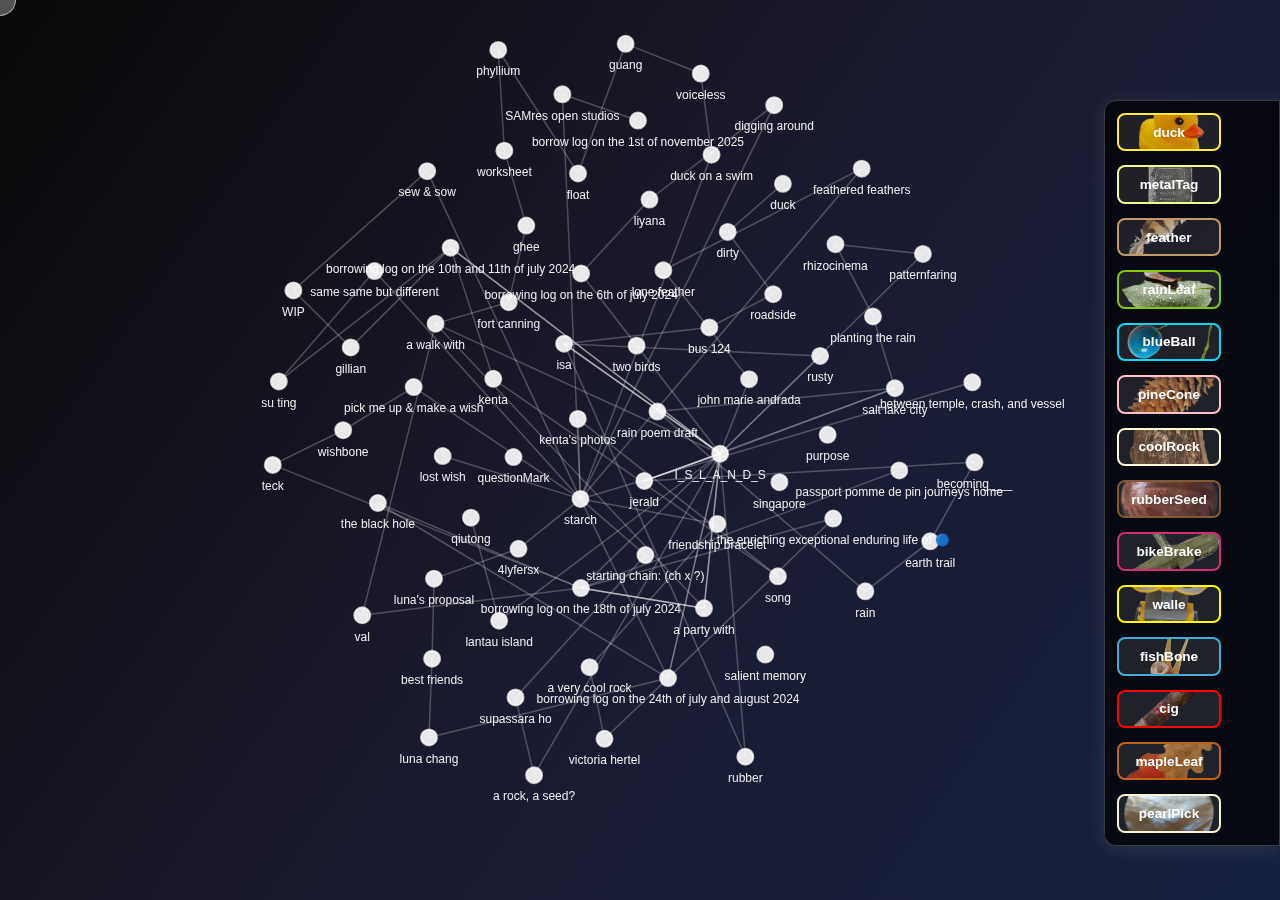
<file: foundlibrary2.0/index.html>
<!DOCTYPE html>
<html lang="en">
<head>
  <meta charset="UTF-8">
  <title>found library</title>
  <style>
    body {
      margin: 0;
      font-family: 'Arial', sans-serif;
      overflow: hidden;
      background: linear-gradient(135deg, #0a0a0a 0%, #1a1a2e 50%, #16213e 100%);
      cursor: none;
    }
    .custom-cursor {
      position: fixed;
      width: 30px;
      height: 30px;
      background: rgba(255, 255, 255, 0.3);
      border: 1px solid rgba(255, 255, 255, 0.5);
      border-radius: 50%;
      pointer-events: none;
      z-index: 9999;
      transform: translate(-50%, -50%);
    }
    #network-canvas {
      position: absolute;
      top: 0; left: 0; right: 0; bottom: 0;
      width: 100vw; height: 100vh;
      z-index: 1;
    }
    .object-menu {
      position: fixed;
      top: 100px;
      right: 0;
      width: 150px;
      display: flex;
      flex-direction: column;
      gap: 14px;
      z-index: 2;
      padding: 12px;
      background: rgba(0, 0, 0, 0.7);
      border-radius: 12px 0 0 12px;
      box-shadow: 0 2px 18px rgba(255, 255, 255, 0.1);
      max-height: 80vh;
      overflow-y: auto;
      border: 1px solid rgba(255, 255, 255, 0.2);
    }
    .object-square {
      width: 90px;
      height: 65px;
      background: rgba(255, 255, 255, 0.1);
      border: 2px solid rgba(255, 255, 255, 0.3);
      border-radius: 8px;
      display: flex;
      align-items: center;
      justify-content: center;
      cursor: none;
      transition: all 0.3s ease;
      font-weight: 600;
      font-size: 0.85rem;
      text-align: center;
      padding: 5px;
      color: #fff;
      background-size: cover;
      background-position: center;
    }
    .object-square.active {
      border-color: #fff;
      box-shadow: 0 0 26px 6px rgba(255, 255, 255, 0.4);
    }
    .modal {
      display: none;
      position: fixed; z-index: 10;
      left: 0; top: 0; width: 100%; height: 100%;
      overflow: auto; 
      background-color: rgba(0, 0, 0, 0.8);
    }
    .modal-content {
      background: linear-gradient(135deg, #1a1a2e 0%, #16213e 100%);
      margin: 10% auto;
      padding: 30px;
      border-radius: 15px;
      width: 500px;
      max-width: 90vw;
      position: relative;
      box-shadow: 0px 8px 48px rgba(255, 255, 255, 0.2);
      border: 1px solid rgba(255, 255, 255, 0.3);
      color: #fff;
      word-wrap: break-word;
    }
    .close {
      color: #fff;
      position: absolute;
      right: 18px; top: 12px;
      font-size: 34px;
      font-weight: bold;
      cursor: none;
      opacity: 0.7;
      transition: opacity 0.3s;
    }
    .close:hover {
      opacity: 1;
    }
    @media (max-width:500px) {
      .modal-content { width:90vw; }
      .object-menu { width: 65vw; max-height: 40vh; }
      .object-square { width:45vw; }
    }
    .google-weather-place {
    width: calc(655px/2); height: calc(450px/2);
}
.google-weather-crop {
    width: calc(655px/2); height: calc(450px/2);
    overflow: hidden;
    transition: 0.3s;
    position: absolute;
}
.google-weather-crop:hover {
    width: 655px; height: 450px;
}
.google-weather {
    position: relative;
    left: -180px; top: -180px;
    width: 2560px; height: 5120px;
    transform: scale(0.5);
    transform-origin: 180px 180px;
    transition: 0.3s;
    position: absolute;
}
.google-weather:hover {
    transform: scale(1);
    z-index: 1000;
}
  </style>
</head>
<body>
  <div class="custom-cursor" id="cursor"></div>
  <canvas id="network-canvas"></canvas>
  <div id="modal" class="modal">
    <div class="modal-content">
      <span class="close" id="close-modal">&times;</span>
      <h2 id="modal-title"></h2>
      <div id="modal-body"></div>
    </div>
  </div>
  <div class="object-menu"></div>
  <script>
    // Cursor smooth movement
    const cursor = document.getElementById('cursor');
    let mouseX = 0, mouseY = 0, cursorX = 0, cursorY = 0;
    document.addEventListener('mousemove', e => {
      mouseX = e.clientX;
      mouseY = e.clientY;
    });
    function lerp(start, end, t) { return start + (end - start) * t; }
    function animateCursor() {
      cursorX = lerp(cursorX, mouseX, 0.2);
      cursorY = lerp(cursorY, mouseY, 0.2);
      cursor.style.left = cursorX + 'px';
      cursor.style.top = cursorY + 'px';
      requestAnimationFrame(animateCursor);
    }
    animateCursor();

    // Data
    const BG_IMAGE_SIZE = 600;
    const objects = [
      { name: "duck", contains: ["duck", "dirty", "roadside", "bus 124", "isa", "islands", "a walk with", "fort canning", "ghee", "ghee's walk with worksheet", "phyllium", "float", "guang", "voiceless", "duck on a swim", "starch"], 
      color: "#ffeb3b", 
      iconImage: "images/rubberduck.png", 
      bgImage: "images/rubberduck.png" 
    },

      { name: "metalTag", contains: ["isa", "rusty", "islands", "borrowing log on the 6th of july 2024", "liyana", "digging around", "starch"],
        color: "#F1FA91",
        iconImage: "images/metaltagfront.png",
        bgImage: "images/metaltagfront.png"
      },

      { name: "feather", contains: ["jerald", "salt lake city", "islands", "john marie", "lone feather", "feathered feathers", "john marie artwork", "starch"],
        color: "#C19A6B",
        iconImage: "images/feather.png",
        bgImage: "images/feather.png"
      },

      { name: "rainLeaf", contains: ["jerald", "becoming", "earth trail", "rain", "rain poem draft", "salt lake city", "planting the rain", "rhizocinema", "patternfaring", "islands"], 
      color: "#80c904", 
      iconImage: "images/rainleaf.png", 
      bgImage: "images/rainleaf.png" 
    },

      { name: "blueBall", contains: ["isa", "islands", "a party with", "borrowing log on the 18th of july 2024",  "min's zine", "borrowing log on the 24th of july and august 2024", "starch", "between temple, crash, and vessel"],
       color: "#04D9FF", 
       iconImage: "images/blueball.png", 
       bgImage: "images/blueball2.png" 
      },

      { name: "pineCone", contains: ["jerald", "islands", "a party with", "borrowing log on the 18th of july 2024", "cristina's zine"],
       color: "#FFC0CB", 
       iconImage: "images/pinecone.png", 
       bgImage: "images/pinecone.png" 
      },

      { name: "coolRock", contains: ["jerald", "islands", "borrowing log on the 24th of july and august 2024", "victoria hertel", "a very cool rock", "victoria's artwork",  "starch"],
        color: "#FCF9D9",
        iconImage: "images/averycoolrock.png",
        bgImage: "images/averycoolrock.png"
      },

      { name: "rubberSeed", contains: ["isa", "rubber", "islands", "supa borrow request", "supassara ho", "supa's seed", "starch"],
        color: "#815b37",
        iconImage: "images/rubberseed.png",
        bgImage: "images/rubberseed.png"
      },

      { name: "bikeBrake", contains: ["jerald", "islands", "borrowing log on the 24th of july and august 2024", "luna chang", "best friends", "luna's proposal", "luna's artwork", "starch"],
        color: "#D12E75",
        iconImage: "images/bikebrake.png",
        bgImage: "images/bikebrake.png"
      },

      { name: "walle", contains: ["jerald", "islands", "a party with", "borrowing log on the 18th of july 2024", "l's zine", "borrowing log on the 24th of july and august 2024"], 
      color: "#FFFF00", 
      iconImage: "images/walle.png", 
      bgImage: "images/walle.png" },

      { name: "fishBone", contains: ["qiutong", "lantau island", "islands", "borrowing log on the 18th of july 2024", "val", "a walk with", "a party with", "borrowing log on the 18th of july 2024", "teck", "wishbone", "teck's artwork", "lost wish", "starch"], 
      color: "#41add6", 
      iconImage: "images/pipefishbone.png", 
      bgImage: "images/wishfishbone.png" },

      { name: "cig", contains: ["isa", "islands", "borrowing log on the 10th and 11th of july 2024", "su ting", "su ting's artwork", "starch"],
       color: "#FF0000", 
       iconImage: "images/cig.png", 
       bgImage: "images/cig.png" },

      { name: "mapleLeaf", contains: ["jerald", "islands", "borrowing log on the 10th and 11th of july 2024", "gillian", "gillianWIP", "gillian", "gillians artwork", "starch"],
       color: "#C46316", 
       iconImage: "images/mapleLeaf.png", 
       bgImage: "images/mapleLeaf.png" },

      { name: "pearlPick", contains: ["isa", "islands", "borrowing log on the 10th and 11th of july 2024", "kenta", "whatIsYourUse", "excelsiorPlaza", "aPICKYroadCompanion", "starch", "SAMres open studios", "borrow log on the 1st of november 2025"],
       color: "#F6F1D5", 
       iconImage: "images/pearlPick.png", 
       bgImage: "images/pearlPick.png" }


    ];
    const nodes = [
      { id: "duck", label: "duck", category: "visual" },
      { id: "dirty", label: "dirty", category: "concept" },
      { id: "roadside", label: "roadside", category: "place" },
      { id: "bus 124", label: "bus 124", category: "concept" },
      { id: "isa", label: "isa", category: "person" },
      { id: "a walk with", label: "a walk with", category: "event" },
      { id: "fort canning", label: "fort canning", category: "place" },
      { id: "ghee", label: "ghee", category: "person" },
      { id: "ghee's walk with worksheet", label: "worksheet", category: "visual" },
      { id: "phyllium", label: "phyllium", category: "person" },
      { id: "float", label: "float", category: "visual" },
      { id: "guang", label: "guang", category: "person" },
      { id: "voiceless", label: "voiceless", category: "concept" },
      { id: "duck on a swim", label: "duck on a swim", category: "visual" },
      { id: "questionMark", label: "questionMark", category: "concept" },
      { id: "singapore", label: "singapore", category: "place" },
      { id: "rusty", label: "rusty", category: "concept" },
      { id: "liyana", label: "liyana", category: "person" },
      { id: "digging around", label: "digging around", category: "visual" },
      { id: "jerald", label: "jerald", category: "person" },
      { id: "becoming", label: "becoming ___", category: "concept" },
      { id: "earth trail", label: "earth trail", category: "place" },
      { id: "rain", label: "rain", category: "concept" },
      { id: "rain poem draft", label: "rain poem draft", category: "visual" },
      { id: "salt lake city", label: "salt lake city", category: "place" },
      { id: "planting the rain", label: "planting the rain", category: "artwork" },
      { id: "rhizocinema", label: "rhizocinema", category: "concept" },
      { id: "patternfaring", label: "patternfaring", category: "concept" },
      { id: "qiutong", label: "qiutong", category: "person" },
      { id: "lantau island", label: "lantau island", category: "place" },
      { id: "val", label: "val", category: "person" },
      { id: "teck", label: "teck", category: "person" },
      { id: "wishbone", label: "wishbone", category: "visual" },
      { id: "teck's artwork", label: "pick me up & make a wish", category: "artwork" },
      { id: "a party with", label: "a party with", category: "event" },
      { id: "victoria hertel", label: "victoria hertel", category: "person"},
      { id: "luna chang", label: "luna chang", category: "person"},
      { id: "borrowing log on the 6th of july 2024", label: "borrowing log on the 6th of july 2024", category: "document"},
      { id: "borrowing log on the 18th of july 2024", label: "borrowing log on the 18th of july 2024", category: "document"},
      { id: "borrowing log on the 24th of july and august 2024", label: "borrowing log on the 24th of july and august 2024", category: "document"},
      { id: "borrowing log on the 10th and 11th of july 2024", label: "borrowing log on the 10th and 11th of july 2024", category: "document"},
      { id: "best friends", label: "best friends", category: "concept"},
      { id: "salient memory", label: "salient memory", category: "concept"},
      { id: "two birds", label: "two birds", category: "visual"},
      { id: "luna's proposal", label: "luna's proposal", category: "visual"},
      { id: "min's zine", label: "the enriching exceptional enduring life of 🔵", category: "document"},
      { id: "cristina's zine", label: "passport pomme de pin journeys home", category: "document"},
      { id: "victoria's artwork", label: "friendship bracelet", category: "visual"},
      { id: "luna's artwork", label: "4lyfersx", category: "visual"},
      { id: "l's zine", label: "the black hole", category: "document"},
      { id: "between temple, crash, and vessel", label: "between temple, crash, and vessel", category: "visual"},    
      { id: "supa's seed", label: "starting chain: (ch x ?)", category: "visual"},
      { id: "rubber", label: "rubber", category: "concept"}, 
      { id: "supa borrow request", label: "a rock, a seed?", category: "visual"}, 
      { id: "supassara ho", label: "supassara ho", category: "person"},
      { id: "john marie", label: "john marie andrada", category: "person"},
      { id: "john marie artwork", label: "feathered feathers", category: "artwork"},
      { id: "lone feather", label: "lone feather", category: "concept"},
      { id: "lost wish", label: "lost wish", category: "concept"},
      { id: "purpose", label: "purpose", category: "concept"},
      { id: "a very cool rock", label: "a very cool rock", category: "visual"},
      { id: "gillian", label: "gillian", category: "person"},
      { id: "gillianWIP", label: "WIP", category: "visual"},
      { id: "gillians artwork", label: "sew & sow", category: "artwork"},
      { id: "starch", label: "starch", category: "place"},
      { id: "islands", label: "I_S_L_A_N_D_S", category: "place"},
      { id: "su ting", label: "su ting", category: "person"},
      { id: "su ting's artwork", label: "same same but different", category: "artwork"},
      { id: "kenta", label: "kenta", category: "person"},
      { id: "kenta song", label: "song", category: "artwork"},
      { id: "kenta photos", label: "kenta's photos", category: "artwork"},
      { id: "SAMres open studios", label: "SAMres open studios", category: "event"},
      { id: "borrow log on the 1st of november 2025", label: "borrow log on the 1st of november 2025", category: "document"}
    ];
    const links = [
    //duck
    {from:"duck",to:"dirty"},{from:"dirty",to:"roadside"},{from:"roadside",to:"bus 124"},{from:"bus 124",to:"isa"},{from:"isa",to: "islands"}, {from: "islands", to:"a walk with"},{from:"a walk with",to:"fort canning"},{from:"fort canning",to:"ghee"},{from:"ghee",to:"ghee's walk with worksheet"},{from:"ghee's walk with worksheet",to:"phyllium"},{from:"phyllium",to:"float"},{from:"float",to:"guang"},{from:"guang",to:"voiceless"},{from:"voiceless",to:"duck on a swim"},{from:"duck on a swim",to:"starch"},
    //metalTag
    {from:"isa",to:"rusty"},{from:"rusty", to: "islands"}, {from: "islands", to:"borrowing log on the 6th of july 2024"},{from:"borrowing log on the 6th of july 2024",to:"liyana"},{from:"liyana",to:"digging around"},{from:"digging around",to:"starch"},
    //feather
    {from:"jerald", to:"salt lake city"}, {from:"salt lake city", to:"islands"}, {from: "islands", to:"john marie"}, {from: "john marie", to:"lone feather"}, {from: "lone feather", to:"john marie artwork"}, {from: "john marie artwork", to: "starch"},
    //rainLeaf
    {from:"jerald",to:"becoming"},{from:"becoming",to:"earth trail"},{from:"earth trail",to:"rain"},{from:"rain",to:"rain poem draft"},{from:"rain poem draft",to:"salt lake city"},{from:"salt lake city",to:"planting the rain"},{from:"planting the rain",to:"rhizocinema"},{from:"rhizocinema",to:"patternfaring"}, {from: "patternfaring", to:"islands"},
    //blueBall
    {from: "isa", to: "islands"}, {from: "islands", to: "a party with"}, {from: "a party with", to: "borrowing log on the 18th of july 2024"}, {from: "borrowing log on the 18th of july 2024", to: "min's zine"}, {from: "min's zine", to: "borrowing log on the 24th of july and august 2024"}, {from: "borrowing log on the 24th of july and august 2024", to: "starch"}, {from: "starch", to: "between temple, crash, and vessel"},
    //pineCone
    {from: "jerald", to:"islands"}, {from: "islands", to:"a party with"}, {from: "a party with", to:"borrowing log on the 18th of july 2024"}, {from: "borrowing log on the 18th of july 2024", to: "cristina's zine"}, 
    //coolRock
    {from: "jerald", to: "islands"}, {from: "islands", to: "borrowing log on the 24th of july and august 2024"}, {from: "borrowing log on the 24th of july and august 2024", to: "victoria hertel"}, {from: "victoria hertel", to: "a very cool rock"}, {from: "a very cool rock", to: "victoria's artwork"}, {from: "victoria's artwork", to:"starch"},  
    //rubberSeed
    {from: "isa", to: "rubber"}, {from: "rubber", to: "islands"}, {from: "islands", to:"supa borrow request"}, {from: "supa borrow request", to: "supassara ho"}, {from: "supassara ho", to:"supa's seed"}, {from: "supa's seed", to: "starch"}, 
    //bikeBrake
    {from: "jerald", to: "islands"}, {from: "islands", to: "borrowing log on the 24th of july and august 2024"}, {from: "borrowing log on the 24th of july and august 2024", to: "luna chang"}, {from: "luna chang", to: "best friends"}, {from: "best friends", to: "luna's proposal"}, {from: "luna's proposal", to: "luna's artwork"}, {from: "luna's artwork", to: "starch"},
    //walle
    {from: "jerald", to: "islands"}, {from: "islands", to: "a party with"}, {from: "a party with", to: "borrowing log on the 18th of july 2024"}, {from: "borrowing log on the 18th of july 2024", to: "l's zine"}, {from: "l's zine", to: "borrowing log on the 24th of july and august 2024"},
    //fishBone
    {from:"qiutong",to:"lantau island"},{from:"lantau island",to: "islands"}, {from: "islands", to: "borrowing log on the 18th of july 2024"}, {from: "borrowing log on the 18th of july 2024", to: "val"}, {from:"val",to:"a walk with"},{from:"a walk with",to: "a party with"}, {from: "a party with", to: "borrowing log on the 18th of july 2024"}, {from: "borrowing log on the 18th of july 2024", to: "teck"}, {from:"teck",to:"wishbone"},{from:"wishbone",to:"teck's artwork"}, {from: "teck's artwork", to: "starch"}, {from:"starch",to:"lost wish"}, 
    //cig
    {from: "isa", to: "islands"}, {from: "islands", to: "borrowing log on the 10th and 11th of july 2024"}, {from: "borrowing log on the 10th and 11th of july 2024", to: "su ting"}, {from: "su ting", to: "su ting's artwork"}, {from: "su ting's artwork", to: "starch"},
    //mapleLeaf
    {from: "jerald", to: "islands"}, {from:  "islands", to: "borrowing log on the 10th and 11th of july 2024"}, {from: "borrowing log on the 10th and 11th of july 2024", to: "gillian"}, {from:  "gillian", to: "gillianWIP"}, {from: "gillianWIP", to: "gillians artwork"}, {from: "gillians artwork", to: "starch"},
    //pearlPick
    {from:"isa", to: "islands"}, {from: "islands", to: "borrowing log on the 10th and 11th of july 2024"}, {from: "borrowing log on the 10th and 11th of july 2024", to: "kenta"}, {from: "kenta", to:"kenta song"}, {from: "kenta song", to: "kenta photos"}, {from: "kenta photos", to: "starch"}, {from: "starch", to: "SAMres open studios"}, {from: "SAMres open studios", to: "borrow log on the 1st of november 2025"}

    ];

    // Draw/positioning state
    let nodeBasePositions = [];
    let nodePositions = [];
    let groupCenters = [];
    let hoverObjectIdx = null;
    let selectedObjectIdx = null;
    let hoveredNodeIdx = null;
    let magnificationCenter = null;
    const MIN_NODE_DISTANCE = 80;
    const backgroundImages = new Map();

    // Initial placement (run only once after setup/resize)
    function initialNodePlacement() {
      const w = canvas.width, h = canvas.height;
      const groupCount = objects.length;
      const R = Math.min(w, h) / 2.5;
      groupCenters = [];

      for (let gi = 0; gi < groupCount; gi++) {
        const theta = (2 * Math.PI * gi) / groupCount - Math.PI / 2;
        groupCenters[gi] = {
          x: w / 2 + R * 0.6 * Math.cos(theta),
          y: h / 2 + R * 0.6 * Math.sin(theta)
        };
      }
      nodeBasePositions = nodes.map((node, ni) => {
        const groups = objects.map((o, oi) => o.contains.includes(node.id) ? oi : -1).filter(ix => ix !== -1);
        if (groups.length === 1) {
          const groupIdx = groups[0];
          const others = objects[groupIdx].contains;
          const groupMemberCount = others.length;
          const angle = (2 * Math.PI * others.indexOf(node.id)) / groupMemberCount + (Math.random() - 0.5) * 0.5;
          const rBase = 100 + 50 * Math.random();
          return {
            x: groupCenters[groupIdx].x + rBase * Math.cos(angle),
            y: groupCenters[groupIdx].y + rBase * Math.sin(angle)
          };
        } else if (groups.length > 1) {
          let centroidX = 0, centroidY = 0;
          groups.forEach(gidx => {
            centroidX += groupCenters[gidx].x;
            centroidY += groupCenters[gidx].y;
          });
          centroidX /= groups.length;
          centroidY /= groups.length;
          return {
            x: centroidX + 30 * (Math.random() - 0.5),
            y: centroidY + 30 * (Math.random() - 0.5)
          };
        } else {
          return {
            x: w * 0.5 + (Math.random() - 0.5) * (w * 0.3),
            y: h * 0.5 + (Math.random() - 0.5) * (h * 0.3)
          };
        }
      });

      nodePositions = nodeBasePositions.map(p => ({x: p.x, y: p.y}));

      // Stabilize with collision resolution
      for (let i = 0; i < 10; i++) {
        if (!resolveCollisions()) break;
      }
    }

    function resolveCollisions() {
      let moved = false;
      const minDistance = MIN_NODE_DISTANCE;
      for (let i = 0; i < nodePositions.length; i++) {
        for (let j = i + 1; j < nodePositions.length; j++) {
          const dx = nodePositions[j].x - nodePositions[i].x;
          const dy = nodePositions[j].y - nodePositions[i].y;
          const dist = Math.sqrt(dx * dx + dy * dy);
          if (dist < minDistance && dist > 0) {
            const overlap = minDistance - dist;
            const pushX = (dx / dist) * (overlap / 2);
            const pushY = (dy / dist) * (overlap / 2);
            nodePositions[i].x -= pushX;
            nodePositions[i].y -= pushY;
            nodePositions[j].x += pushX;
            nodePositions[j].y += pushY;
            moved = true;
          }
        }
      }
      return moved;
    }

    function resizeCanvas() {
      canvas.width = window.innerWidth;
      canvas.height = window.innerHeight;
      initialNodePlacement();
      drawNetwork();
    }

    // Canvas setup
    const canvas = document.getElementById("network-canvas");
    const ctx = canvas.getContext("2d");
    window.addEventListener("resize", resizeCanvas);
    resizeCanvas();

    // Node gravity & magnification
    function getAnimatedPosition(idx) {
      let pos = { x: nodePositions[idx].x, y: nodePositions[idx].y };

      if (magnificationCenter) {
        const dx = pos.x - magnificationCenter.x;
        const dy = pos.y - magnificationCenter.y;
        const dist = Math.sqrt(dx * dx + dy * dy);
        const gravityRadius = 150;

        // Cursor gravity
        if (dist < gravityRadius && dist > 8) {
          const pullStrength = 0.08 * (1 - dist / gravityRadius);
          pos.x -= dx * pullStrength;
          pos.y -= dy * pullStrength;
        }

        // Magnify node if it's hovered
        if (hoveredNodeIdx === idx && dist < 20) {
          pos.x += dx * 0.15;
          pos.y += dy * 0.15;
        }
      }
      return pos;
    }

    // Draw background
    function drawBackground() {
      const gradient = ctx.createLinearGradient(0, 0, canvas.width, canvas.height);
      gradient.addColorStop(0, '#0a0a0a');
      gradient.addColorStop(0.5, '#1a1a2e');
      gradient.addColorStop(1, '#16213e');
      ctx.fillStyle = gradient;
      ctx.fillRect(0, 0, canvas.width, canvas.height);

      if (selectedObjectIdx !== null || hoverObjectIdx !== null) {
        const activeIdx = hoverObjectIdx !== null ? hoverObjectIdx : selectedObjectIdx;
        const object = objects[activeIdx];
        if (object.bgImage) {
          drawBackgroundImageAt(object.bgImage, groupCenters[activeIdx].x, groupCenters[activeIdx].y);
        }
      }
    }
    function drawBackgroundImageAt(imageUrl, centerX, centerY) {
      let img = backgroundImages.get(imageUrl);
      if (!img) {
        img = new Image();
        img.src = imageUrl;
        img.onload = () => { drawNetwork(); };
        backgroundImages.set(imageUrl, img);
      }
      if (img && img.complete) {
        ctx.save();
        ctx.globalAlpha = 0.25;
        ctx.translate(centerX - BG_IMAGE_SIZE / 2, centerY - BG_IMAGE_SIZE / 2);
        ctx.drawImage(img, 0, 0, BG_IMAGE_SIZE, BG_IMAGE_SIZE);
        ctx.restore();
      }
    }

    // Draw nodes/links
    function drawNetwork() {
      drawBackground();

      const activeIdx = hoverObjectIdx !== null ? hoverObjectIdx : selectedObjectIdx;
      const activeColor = activeIdx !== null ? objects[activeIdx].color : null;
      const activeNodes = activeIdx !== null ? new Set(objects[activeIdx].contains) : new Set();

      // Draw links
      links.forEach(link => {
        const fromIdx = nodes.findIndex(n => n.id === link.from);
        const toIdx = nodes.findIndex(n => n.id === link.to);
        if (fromIdx === -1 || toIdx === -1) return;
        const fromPos = getAnimatedPosition(fromIdx);
        const toPos = getAnimatedPosition(toIdx);

        let highlight = false, color = "rgba(255, 255, 255, 0.4)", alpha = 0.6;
        if (activeIdx !== null && activeNodes.has(link.from) && activeNodes.has(link.to)) {
          highlight = true;
          color = activeColor;
          alpha = 0.9;
        }
        ctx.save();
        ctx.strokeStyle = color;
        ctx.lineWidth = highlight ? 3 : 1.5;
        ctx.globalAlpha = alpha;
        ctx.beginPath();
        ctx.moveTo(fromPos.x, fromPos.y);
        ctx.lineTo(toPos.x, toPos.y);
        ctx.stroke();
        ctx.restore();
      });

      // Draw nodes
      nodes.forEach((node, idx) => {
        const pos = getAnimatedPosition(idx);
        const highlight = activeIdx !== null && activeNodes.has(node.id);
        let fillColor = highlight ? activeColor : "rgba(255, 255, 255, 0.9)";
        let strokeColor = highlight ? activeColor : "rgba(255, 255, 255, 0.7)";
        let nodeSize = 8;
        if (idx === hoveredNodeIdx) {
          strokeColor = "#ffeb3b";
          nodeSize = 14;
        }
        ctx.save();
        ctx.globalAlpha = 1;
        if (highlight) {
          ctx.shadowColor = activeColor;
          ctx.shadowBlur = 15;
        }
        ctx.beginPath();
        ctx.arc(pos.x, pos.y, nodeSize, 0, 2 * Math.PI);
        ctx.fillStyle = fillColor;
        ctx.fill();
        ctx.strokeStyle = strokeColor;
        ctx.lineWidth = 2;
        ctx.stroke();
        ctx.fillStyle = "rgba(255, 255, 255, 0.93)";
        ctx.font = "12px Arial";
        ctx.textAlign = "center";
        ctx.textBaseline = "top";
        ctx.fillText(node.label, pos.x, pos.y + nodeSize + 8);
        ctx.restore();
      });
    }

    // Animation loop (for responsiveness)
    function animationLoop() {
      drawNetwork();
      requestAnimationFrame(animationLoop);
    }
    animationLoop();

    // Modal
    async function showNodeModal(idx) {
      const modal = document.getElementById("modal");
      const modalTitle = document.getElementById("modal-title");
      const modalBody = document.getElementById("modal-body");

      // Show modal immediately with loading message
      modal.style.display = "block";
      modalTitle.textContent = nodes[idx].label;
      modalBody.innerHTML = `<p>Loading details for <strong>${nodes[idx].label}</strong>...</p>`;

      // Escape special characters for filename
      const mdFilename = "nodes/" + nodes[idx].id.replace(/[^a-zA-Z0-9]/g, "").toLowerCase() + ".md";
      try {
        const resp = await fetch(mdFilename);
        if (resp.ok) {
          const mdContent = await resp.text();
          modalBody.innerHTML = `<pre style="white-space: pre-wrap; font-family:monospace;color:#eee;">${mdContent}</pre>`;
        } else {
          modalBody.innerHTML = `<p>Details not available.</p>`;
        }
      } catch (e) {
        modalBody.innerHTML = `<p>Error loading content.</p>`;
      }
    }

    // Ensure modal close works reliably:
    document.getElementById("close-modal").onclick = (e) => {
      e.stopPropagation();
      document.getElementById("modal").style.display = "none";
    };
    // Prevent modal content clicks from closing modal:
    document.querySelector(".modal-content").onclick = (e) => {
      e.stopPropagation();
    };
    window.onclick = (e) => {
      if (e.target === document.getElementById("modal")) {
        document.getElementById("modal").style.display = "none";
      }
    };

    // Node interaction
    function findNodeAt(x, y) {
      for (let i = 0; i < nodePositions.length; i++) {
        const pos = getAnimatedPosition(i);
        if (Math.sqrt((pos.x - x) ** 2 + (pos.y - y) ** 2) < 18) return i;
      }
      return null;
    }
    canvas.addEventListener("mousemove", (event) => {
      const rect = canvas.getBoundingClientRect();
      const x = event.clientX - rect.left, y = event.clientY - rect.top;
      magnificationCenter = { x, y };
      const foundIdx = findNodeAt(x, y);
      hoveredNodeIdx = foundIdx;
    });
    canvas.addEventListener("mouseleave", () => {
      hoveredNodeIdx = null;
      magnificationCenter = null;
    });
    canvas.addEventListener("click", (event) => {
      const rect = canvas.getBoundingClientRect();
      const x = event.clientX - rect.left, y = event.clientY - rect.top;
      const nodeIdx = findNodeAt(x, y);
      if (nodeIdx !== null) showNodeModal(nodeIdx);
    });
    document.body.addEventListener("click", (e) => {
      if (!e.target.classList.contains("object-square") && e.target !== canvas) {
        selectedObjectIdx = null;
        document.querySelectorAll(".object-square").forEach(el => el.classList.remove("active"));
      }
    });

    // Object menu
    const menu = document.querySelector(".object-menu");
    objects.forEach((object, oi) => {
      const square = document.createElement("div");
      square.className = "object-square";
      square.textContent = object.name;
      square.style.borderColor = object.color;
      square.style.backgroundImage = `url('${object.iconImage}')`;
      square.addEventListener("mouseenter", () => { hoverObjectIdx = oi; });
      square.addEventListener("mouseleave", () => { hoverObjectIdx = null; });
      square.addEventListener("click", (e) => {
        e.stopPropagation();
        if (selectedObjectIdx === oi) {
          selectedObjectIdx = null;
          square.classList.remove("active");
        } else {
          selectedObjectIdx = oi;
          document.querySelectorAll(".object-square").forEach(el => el.classList.remove("active"));
          square.classList.add("active");
        }
      });
      menu.appendChild(square);
    });

  </script>
</body>
</html>
</file>
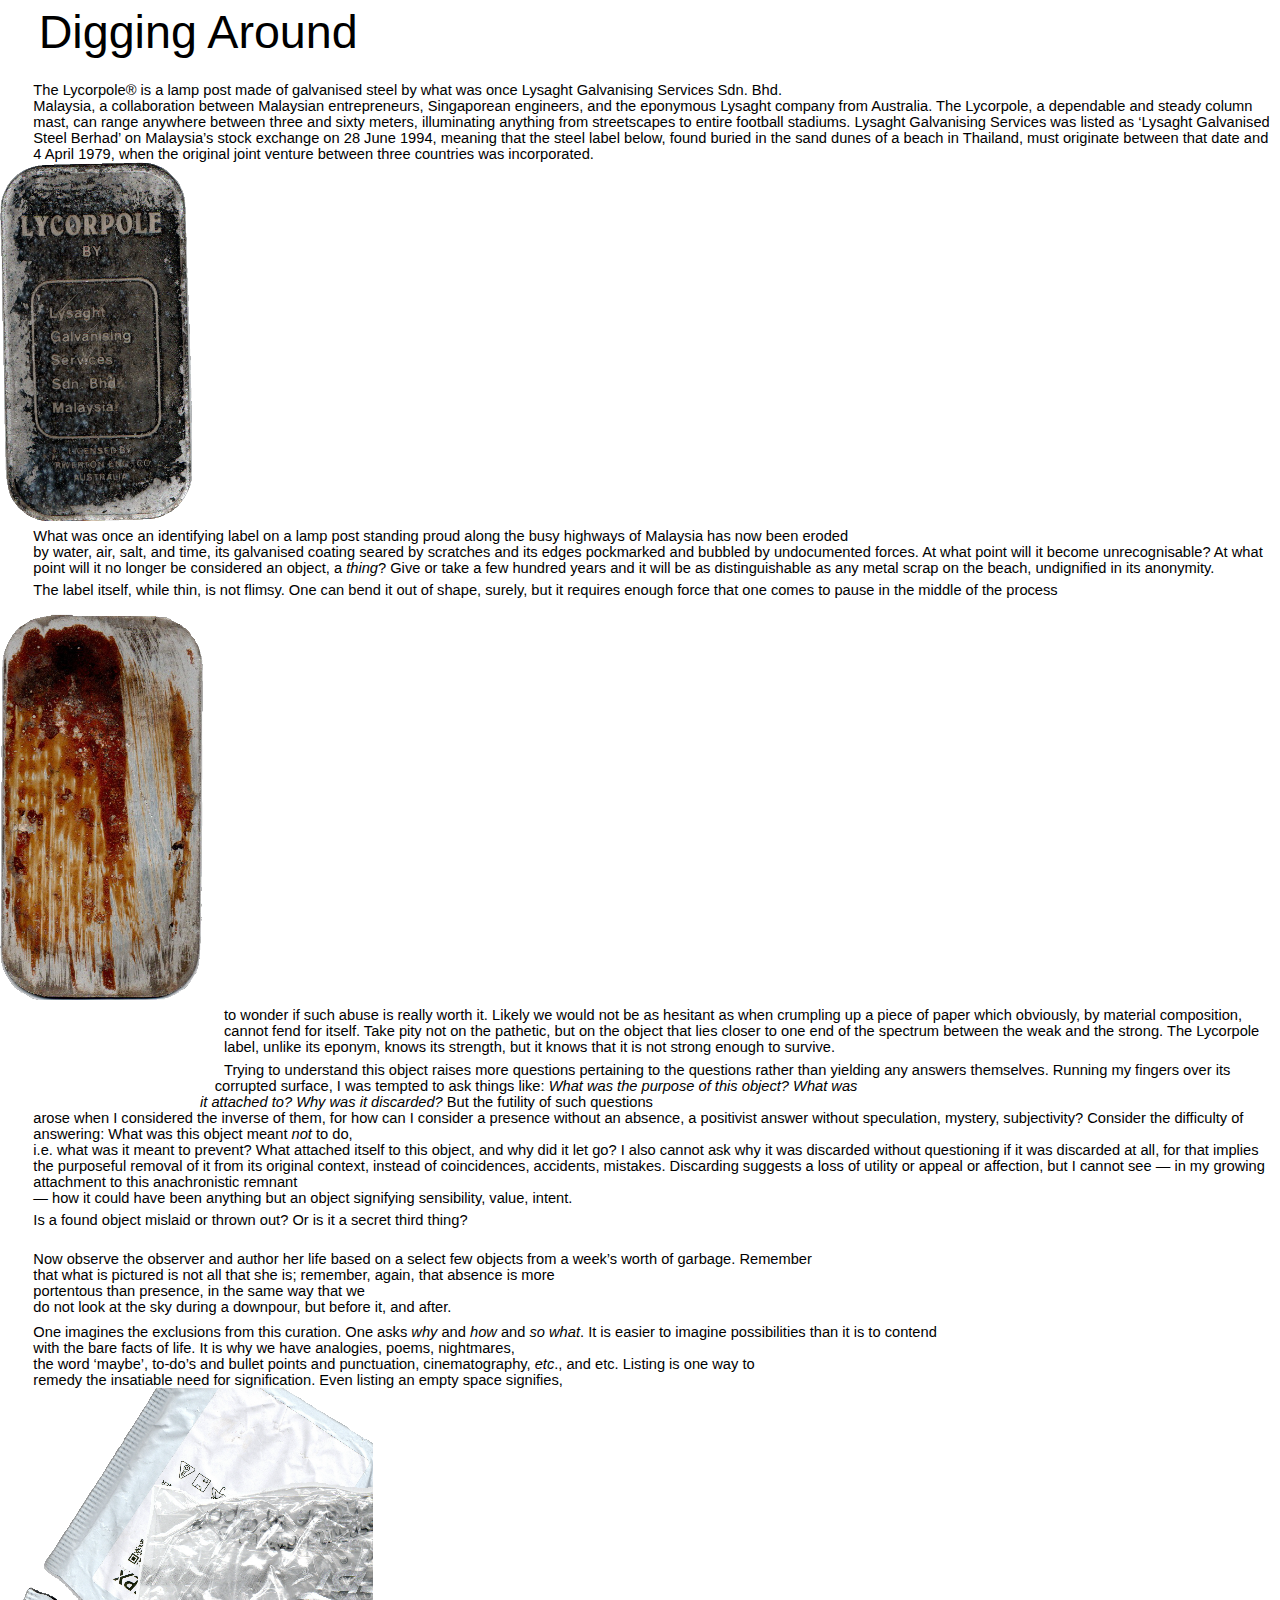
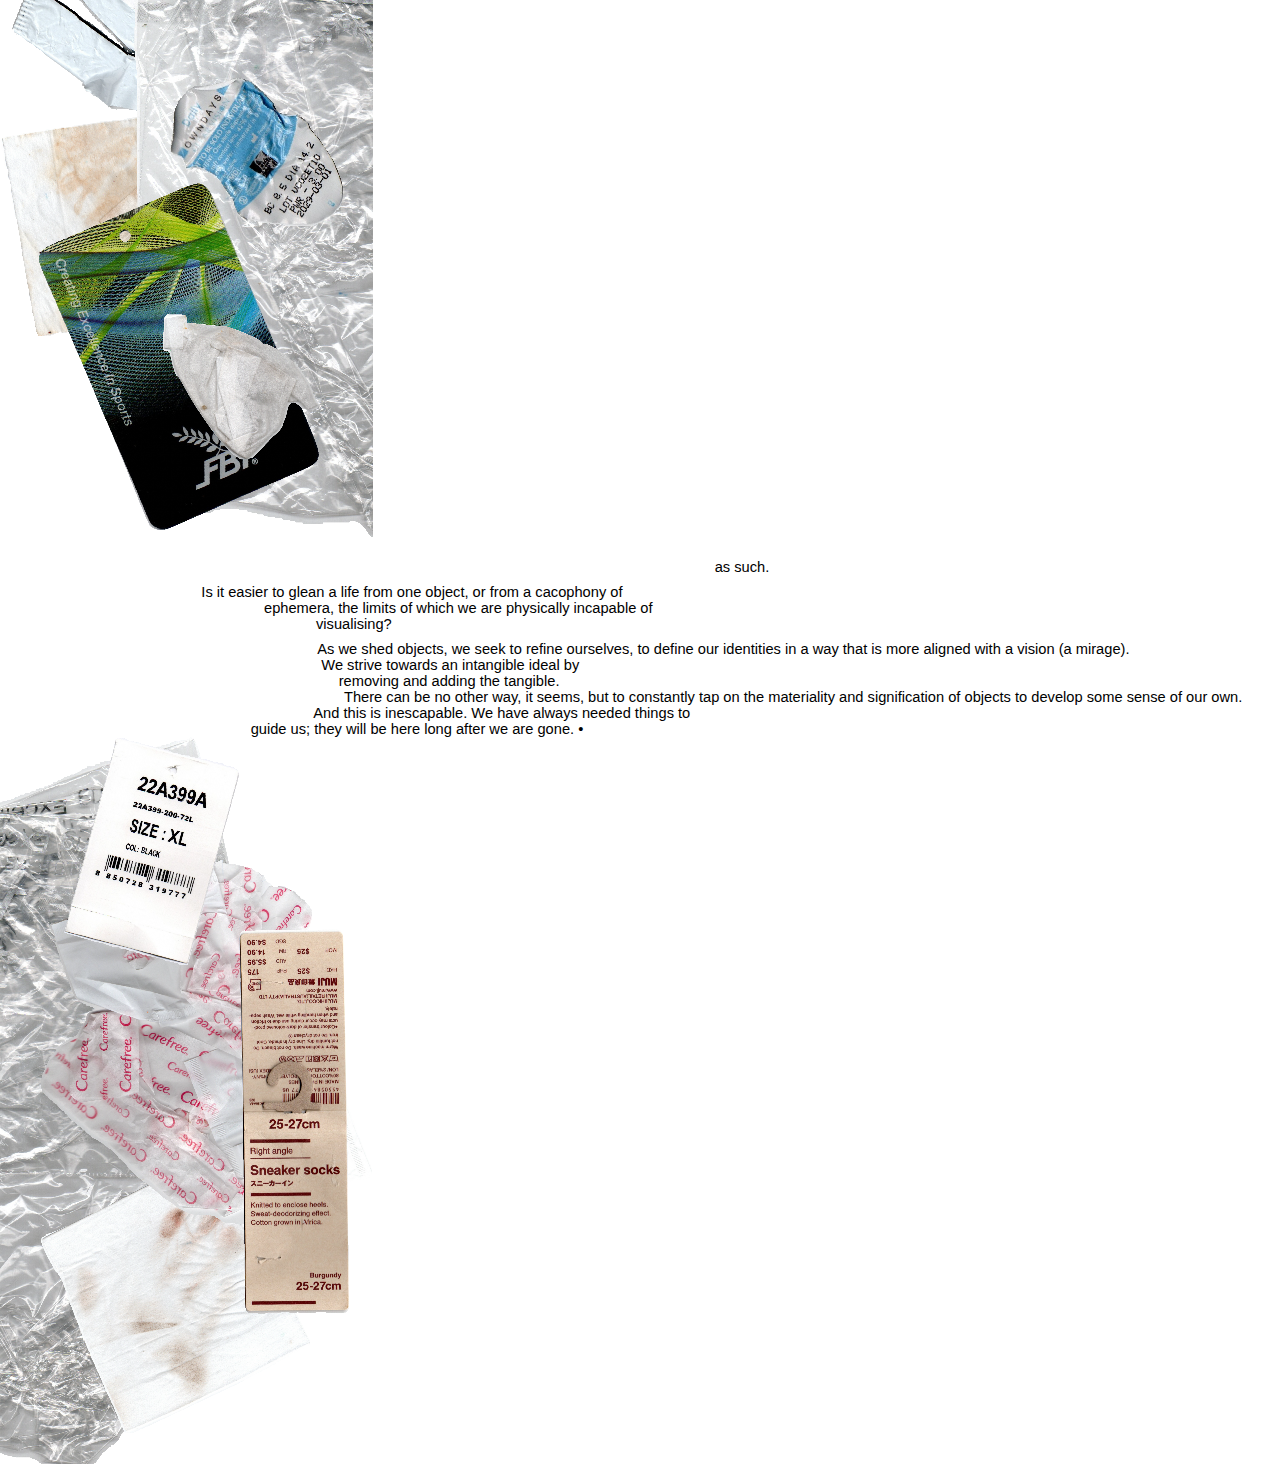
<file: foundlibrary2.0/images/liyanasWritings.html>
<!DOCTYPE  html PUBLIC "-//W3C//DTD XHTML 1.0 Transitional//EN" "http://www.w3.org/TR/xhtml1/DTD/xhtml1-transitional.dtd">
<html xmlns="http://www.w3.org/1999/xhtml" xml:lang="en" lang="en"><head><meta http-equiv="Content-Type" content="text/html; charset=utf-8"/><title>trash - liyana</title><style type="text/css"> * {margin:0; padding:0; text-indent:0; }
 .s1 { color: black; font-family:"Arial Black", sans-serif; font-style: normal; font-weight: normal; text-decoration: none; font-size: 35pt; }
 .p, p { color: black; font-family:Arial, sans-serif; font-style: normal; font-weight: normal; text-decoration: none; font-size: 11pt; margin:0pt; }
 .s2 { color: black; font-family:Arial, sans-serif; font-style: italic; font-weight: normal; text-decoration: none; font-size: 11pt; }
</style></head><body><p class="s1" style="padding-top: 4pt;padding-left: 29pt;text-indent: 0pt;text-align: left;">Digging Around</p><p style="text-indent: 0pt;text-align: left;"><br/></p><p style="padding-top: 5pt;padding-left: 25pt;text-indent: 0pt;text-align: left;">The Lycorpole® is a lamp post made of galvanised steel by what was once Lysaght Galvanising Services Sdn. Bhd.</p><p style="padding-left: 25pt;text-indent: 0pt;text-align: left;">Malaysia, a collaboration between Malaysian entrepreneurs, Singaporean engineers, and the eponymous Lysaght company from Australia. The Lycorpole, a dependable and steady column mast, can range anywhere between three and sixty meters, illuminating anything from streetscapes to entire football stadiums. Lysaght Galvanising Services was listed as ‘Lysaght Galvanised Steel Berhad’ on Malaysia’s stock exchange on 28 June 1994, meaning that the steel label below, found buried in the sand dunes of a beach in Thailand, must originate between that date and 4 April 1979, when the original joint venture between three countries was incorporated.</p><p style="text-indent: 0pt;text-align: left;"><span><img width="192" height="359" alt="image" src="liyanasWritings_files/Image_001.png"/></span></p><p style="padding-top: 5pt;padding-left: 25pt;text-indent: 0pt;text-align: left;">What was once an identifying label on a lamp post standing proud along the busy highways of Malaysia has now been eroded</p><p style="padding-left: 25pt;text-indent: 0pt;text-align: left;">by water, air, salt, and time, its galvanised coating seared by scratches and its edges pockmarked and bubbled by undocumented forces. At what point will it become unrecognisable? At what point will it no longer be considered an object, a <i>thing</i>? Give or take a few hundred years and it will be as distinguishable as any metal scrap on the beach, undignified in its anonymity.</p><p style="padding-top: 5pt;padding-left: 25pt;text-indent: 0pt;text-align: left;">The label itself, while thin, is not flimsy. One can bend it out of shape, surely, but it requires enough force that one comes to pause in the middle of the process</p><p style="text-indent: 0pt;text-align: left;"><br/></p><p style="text-indent: 0pt;text-align: left;"><span><img width="203" height="386" alt="image" src="liyanasWritings_files/Image_002.png"/></span></p><p style="padding-top: 5pt;padding-left: 168pt;text-indent: 0pt;text-align: left;">to wonder if such abuse is really worth it. Likely we would not be as hesitant as when crumpling up a piece of paper which obviously, by material composition, cannot fend for itself. Take pity not on the pathetic, but on the object that lies closer to one end of the spectrum between the weak and the strong. The Lycorpole label, unlike its eponym, knows its strength, but it knows that it is not strong enough to survive.</p><p style="padding-top: 5pt;padding-left: 161pt;text-indent: 7pt;text-align: left;">Trying to understand this object raises more questions pertaining to the questions rather than yielding any answers themselves. Running my fingers over its corrupted surface, I was tempted to ask things like: <i>What was the purpose of this object? What was</i></p><p class="s2" style="padding-left: 118pt;text-indent: 32pt;text-align: left;">it attached to? Why was it discarded? <span class="p">But the futility of such questions</span></p><p style="padding-left: 25pt;text-indent: 0pt;text-align: left;">arose when I considered the inverse of them, for how can I consider a presence without an absence, a positivist answer without speculation, mystery, subjectivity? Consider the difficulty of answering: What was this object meant <i>not </i>to do,</p><p style="padding-left: 25pt;text-indent: 0pt;text-align: left;">i.e. what was it meant to prevent? What attached itself to this object, and why did it let go? I also cannot ask why it was discarded without questioning if it was discarded at all, for that implies the purposeful removal of it from its original context, instead of coincidences, accidents, mistakes. Discarding suggests a loss of utility or appeal or affection, but I cannot see — in my growing attachment to this anachronistic remnant</p><p style="padding-left: 25pt;text-indent: 0pt;text-align: left;">— how it could have been anything but an object signifying sensibility, value, intent.</p><p style="padding-top: 5pt;padding-left: 25pt;text-indent: 0pt;text-align: left;">Is a found object mislaid or thrown out? Or is it a secret third thing?</p><p style="text-indent: 0pt;text-align: left;"><br/></p><p style="padding-top: 5pt;padding-left: 25pt;text-indent: 0pt;text-align: left;">Now observe the observer and author her life based on a select few objects from a week’s worth of garbage. Remember</p><p style="padding-left: 25pt;text-indent: 0pt;text-align: left;">that what is pictured is not all that she is; remember, again, that absence is more</p><p style="padding-left: 25pt;text-indent: 0pt;text-align: left;">portentous than presence, in the same way that we</p><p style="padding-left: 25pt;text-indent: 0pt;text-align: left;">do not look at the sky during a downpour, but before it, and after.</p><p style="padding-top: 7pt;padding-left: 25pt;text-indent: 0pt;text-align: left;">One imagines the exclusions from this curation. One asks <i>why </i>and <i>how </i>and <i>so what</i>. It is easier to imagine possibilities than it is to contend</p><p style="padding-left: 25pt;text-indent: 0pt;text-align: left;">with the bare facts of life. It is why we have analogies, poems, nightmares,</p><p style="padding-left: 25pt;text-indent: 0pt;text-align: left;">the word ‘maybe’, to-do’s and bullet points and punctuation, cinematography, <i>etc</i>., and etc. Listing is one way to</p><p style="padding-left: 25pt;text-indent: 0pt;text-align: left;">remedy the insatiable need for signification. Even listing an empty space signifies,</p><p style="text-indent: 0pt;text-align: left;"><span><img width="373" height="749" alt="image" src="liyanasWritings_files/Image_003.png"/></span></p><p style="text-indent: 0pt;text-align: left;"><br/></p><p style="padding-top: 4pt;padding-left: 153pt;text-indent: 0pt;text-align: center;">as such.</p><p style="padding-top: 7pt;padding-left: 175pt;text-indent: -24pt;text-align: left;">Is it easier to glean a life from one object, or from a cacophony of</p><p style="padding-left: 210pt;text-indent: -12pt;text-align: left;">ephemera, the limits of which we are physically incapable of</p><p style="padding-left: 237pt;text-indent: 0pt;line-height: 12pt;text-align: left;">visualising?</p><p style="padding-top: 7pt;padding-left: 238pt;text-indent: 0pt;text-align: left;">As we shed objects, we seek to refine ourselves, to define our identities in a way that is more aligned with a vision (a mirage).</p><p style="padding-left: 245pt;text-indent: -4pt;text-align: left;">We strive towards an intangible ideal by</p><p style="padding-left: 258pt;text-indent: -4pt;text-align: left;">removing and adding the tangible.</p><p style="padding-left: 242pt;text-indent: 16pt;text-align: left;">There can be no other way, it seems, but to constantly tap on the materiality and signification of objects to develop some sense of our own.</p><p style="padding-left: 209pt;text-indent: 26pt;text-align: left;">And this is inescapable. We have always needed things to</p><p style="padding-left: 166pt;text-indent: 22pt;text-align: left;">guide us; they will be here long after we are gone. •</p><p style="text-indent: 0pt;text-align: left;"><span><img width="372" height="727" alt="image" src="liyanasWritings_files/Image_004.png"/></span></p></body></html>
</file>
